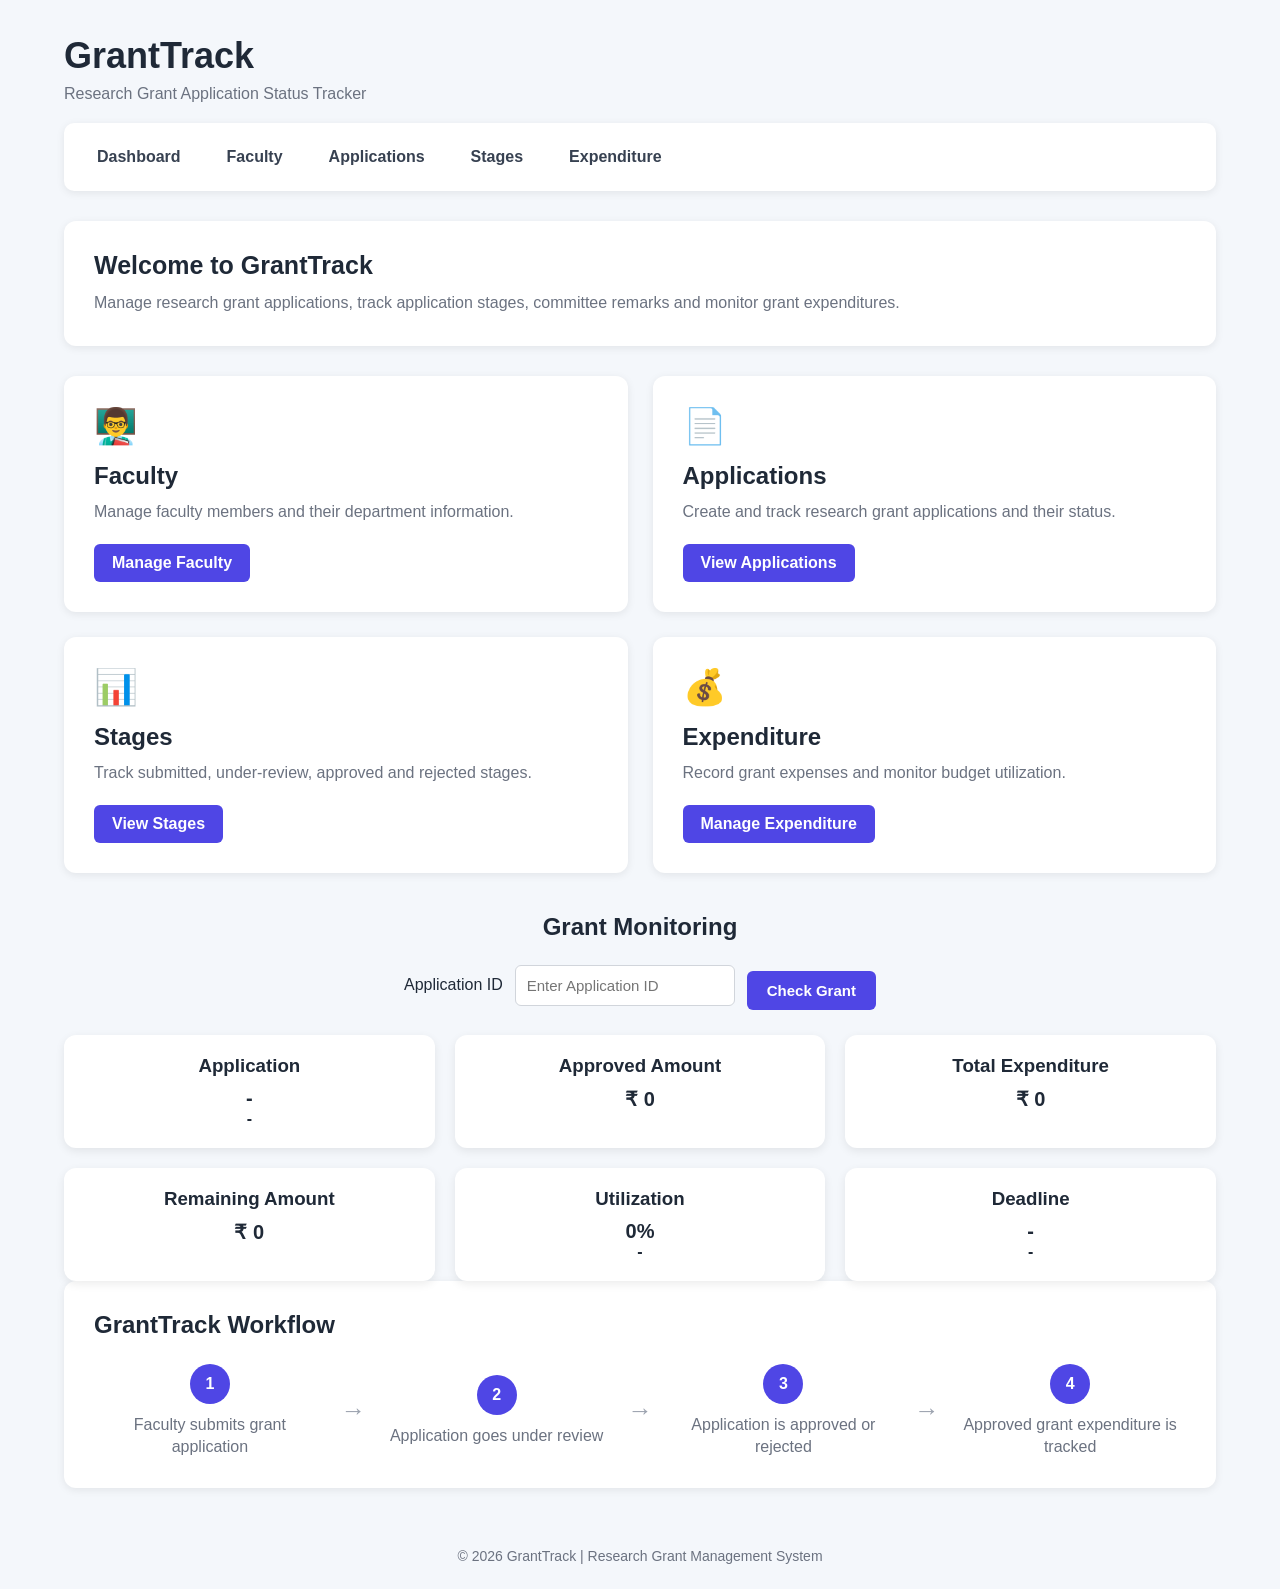
<file: granttrack/src/main/resources/static/index.html>
<!DOCTYPE html>
<html lang="en">

<head>

    <meta charset="UTF-8">

    <meta name="viewport"
          content="width=device-width, initial-scale=1.0">

    <title>GrantTrack - Dashboard</title>

    <link rel="stylesheet" href="style.css">

</head>

<body>

<div class="container">

    <!-- ================= HEADER ================= -->

    <header class="header">

        <div>
            <h1>GrantTrack</h1>

            <p>
                Research Grant Application Status Tracker
            </p>
        </div>

    </header>


    <!-- ================= NAVIGATION ================= -->

    <nav class="nav">

        <a href="index.html">
            Dashboard
        </a>

        <a href="faculty/faculty.html">
            Faculty
        </a>

        <a href="application/application.html">
            Applications
        </a>

        <a href="stages/stages.html">
            Stages
        </a>

        <a href="expenditure/expenditure.html">
            Expenditure
        </a>

    </nav>


    <!-- ================= WELCOME ================= -->

    <section class="welcome">

        <h2>
            Welcome to GrantTrack
        </h2>

        <p>
            Manage research grant applications, track application stages,
            committee remarks and monitor grant expenditures.
        </p>

    </section>


    <!-- ================= DASHBOARD CARDS ================= -->

    <section class="dashboard-grid">


        <!-- FACULTY -->

        <div class="dashboard-card">

            <div class="icon">
                👨‍🏫
            </div>

            <h2>
                Faculty
            </h2>

            <p>
                Manage faculty members and their department information.
            </p>

            <a
                    class="card-button"
                    href="faculty/faculty.html">

                Manage Faculty

            </a>

        </div>


        <!-- APPLICATIONS -->

        <div class="dashboard-card">

            <div class="icon">
                📄
            </div>

            <h2>
                Applications
            </h2>

            <p>
                Create and track research grant applications and their status.
            </p>

            <a
                    class="card-button"
                    href="application/application.html">

                View Applications

            </a>

        </div>


        <!-- STAGES -->

        <div class="dashboard-card">

            <div class="icon">
                📊
            </div>

            <h2>
                Stages
            </h2>

            <p>
                Track submitted, under-review, approved and rejected stages.
            </p>

            <a
                    class="card-button"
                    href="stages/stages.html">

                View Stages

            </a>

        </div>


        <!-- EXPENDITURE -->

        <div class="dashboard-card">

            <div class="icon">
                💰
            </div>

            <h2>
                Expenditure
            </h2>

            <p>
                Record grant expenses and monitor budget utilization.
            </p>

            <a
                    class="card-button"
                    href="expenditure/expenditure.html">

                Manage Expenditure

            </a>

        </div>

    </section>


    <!-- ================= GRANT MONITORING ================= -->

    <section class="monitoring-section">

        <h2>
            Grant Monitoring
        </h2>


        <!-- SEARCH -->

        <div class="monitoring-search">

            <label for="monitoringApplicationId">
                Application ID
            </label>

            <input
                    type="number"
                    id="monitoringApplicationId"
                    placeholder="Enter Application ID"
                    required
            >

            <button
                    type="button"
                    onclick="loadGrantMonitoring()">

                Check Grant

            </button>

        </div>


        <!-- MESSAGE -->

        <div id="monitoringMessage">
        </div>


        <!-- RESULT CARDS -->

        <div
                id="monitoringResult"
                class="monitoring-result"
        >


            <!-- APPLICATION -->

            <div class="monitoring-card">

                <h3>
                    Application
                </h3>

                <p id="monitoringTitle">
                    -
                </p>

                <span id="monitoringStatus">
                    -
                </span>

            </div>


            <!-- APPROVED AMOUNT -->

            <div class="monitoring-card">

                <h3>
                    Approved Amount
                </h3>

                <p id="approvedAmount">
                    ₹ 0
                </p>

            </div>


            <!-- TOTAL EXPENDITURE -->

            <div class="monitoring-card">

                <h3>
                    Total Expenditure
                </h3>

                <p id="totalExpenditure">
                    ₹ 0
                </p>

            </div>


            <!-- REMAINING AMOUNT -->

            <div class="monitoring-card">

                <h3>
                    Remaining Amount
                </h3>

                <p id="remainingAmount">
                    ₹ 0
                </p>

            </div>


            <!-- UTILIZATION -->

            <div class="monitoring-card">

                <h3>
                    Utilization
                </h3>

                <p id="utilizationPercentage">
                    0%
                </p>

                <span id="budgetStatus">
                    -
                </span>

            </div>


            <!-- DEADLINE -->

            <div class="monitoring-card">

                <h3>
                    Deadline
                </h3>

                <p id="utilizationDeadline">
                    -
                </p>

                <span id="deadlineStatus">
                    -
                </span>

            </div>

        </div>

    </section>


    <!-- ================= WORKFLOW ================= -->

    <section class="info-section">

        <h2>
            GrantTrack Workflow
        </h2>


        <div class="workflow">


            <!-- STEP 1 -->

            <div class="workflow-step">

                <span>
                    1
                </span>

                <p>
                    Faculty submits grant application
                </p>

            </div>


            <div class="arrow">
                →
            </div>


            <!-- STEP 2 -->

            <div class="workflow-step">

                <span>
                    2
                </span>

                <p>
                    Application goes under review
                </p>

            </div>


            <div class="arrow">
                →
            </div>


            <!-- STEP 3 -->

            <div class="workflow-step">

                <span>
                    3
                </span>

                <p>
                    Application is approved or rejected
                </p>

            </div>


            <div class="arrow">
                →
            </div>


            <!-- STEP 4 -->

            <div class="workflow-step">

                <span>
                    4
                </span>

                <p>
                    Approved grant expenditure is tracked
                </p>

            </div>

        </div>

    </section>


    <!-- ================= FOOTER ================= -->

    <footer>

        <p>
            © 2026 GrantTrack |
            Research Grant Management System
        </p>

    </footer>

</div>


<!-- ================= JAVASCRIPT ================= -->

<script src="index.js"></script>

</body>

</html>
</file>
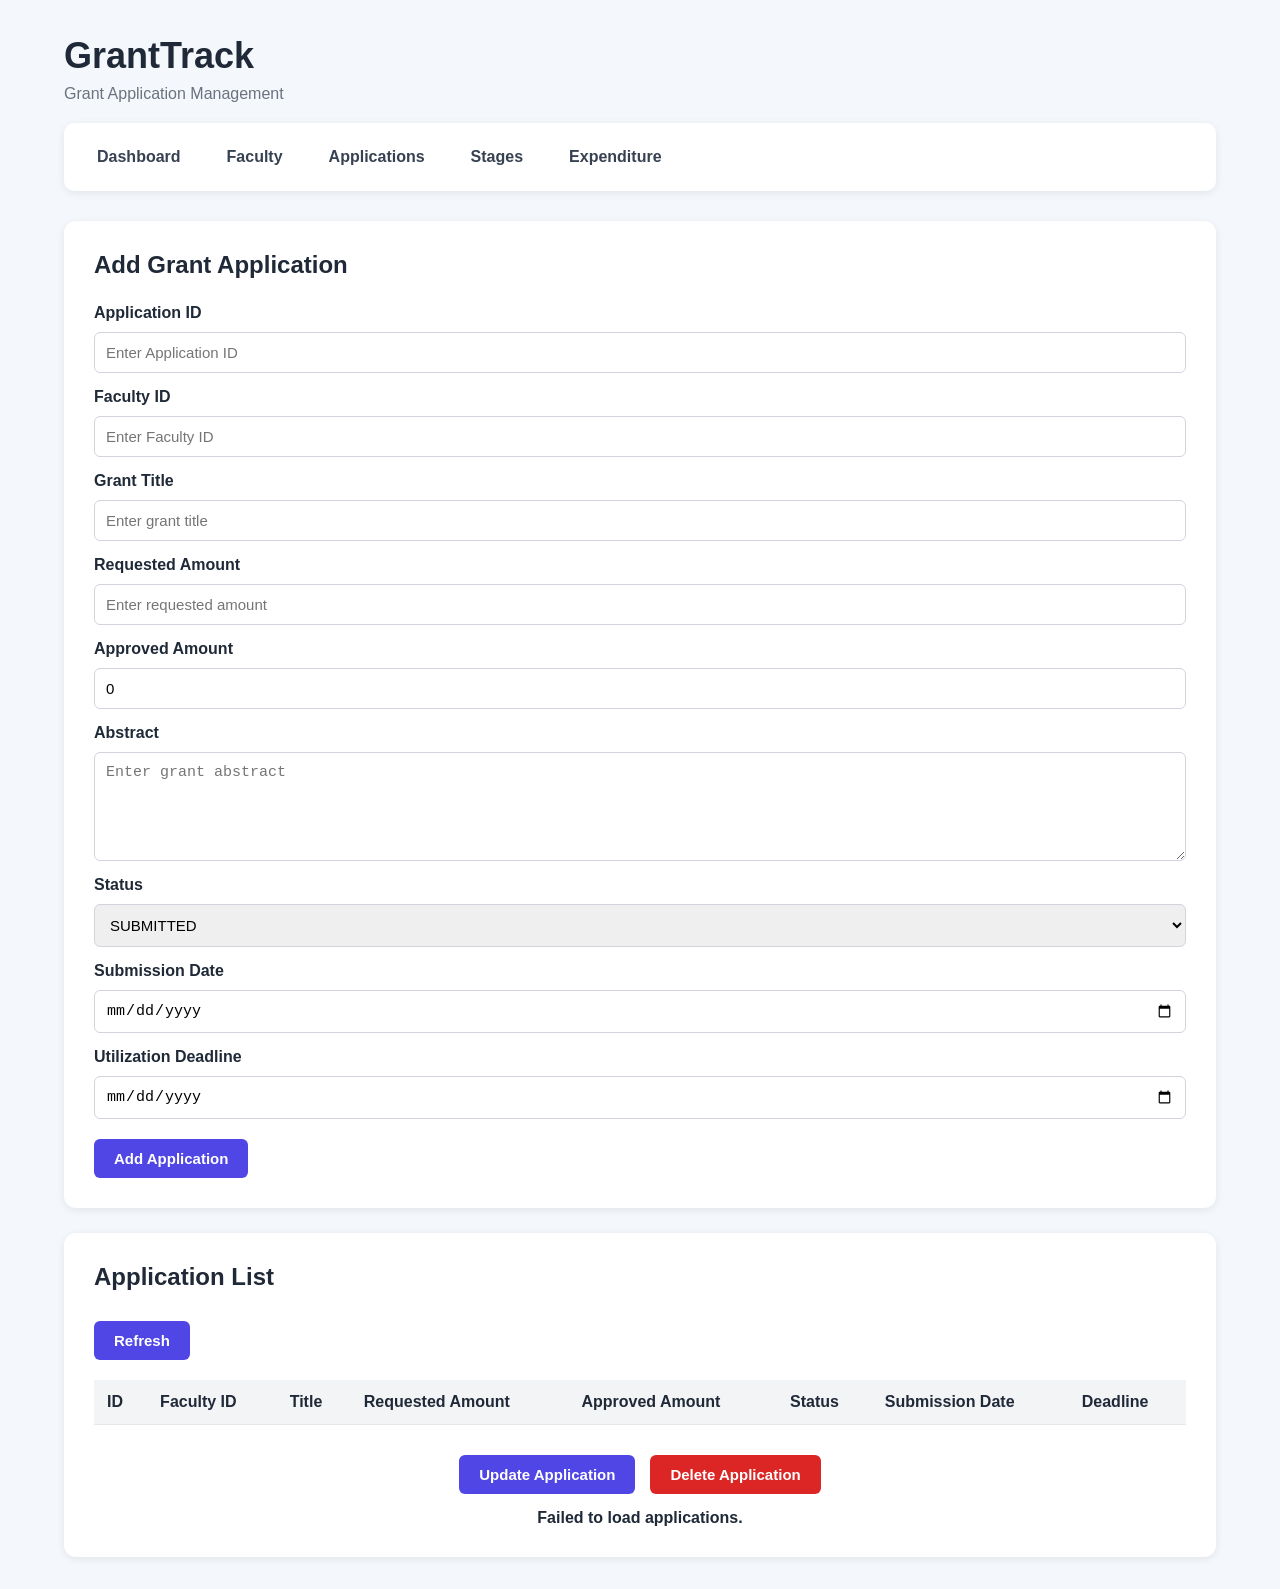
<file: granttrack/src/main/resources/static/application/application.html>
<!DOCTYPE html>
<html lang="en">

<head>

    <meta charset="UTF-8">

    <meta name="viewport"
          content="width=device-width, initial-scale=1.0">

    <title>GrantTrack - Applications</title>

    <link rel="stylesheet" href="../style.css">

</head>


<body>

<div class="container">


    <!-- HEADER -->

    <header class="header">

        <h1>GrantTrack</h1>

        <p>Grant Application Management</p>

    </header>



    <!-- NAVIGATION -->

    <nav class="nav">

        <a href="../index.html">
            Dashboard
        </a>

        <a href="../faculty/faculty.html">
            Faculty
        </a>

        <a href="application.html">
            Applications
        </a>

        <a href="../stages/stages.html">
            Stages
        </a>

        <a href="../expenditure/expenditure.html">
            Expenditure
        </a>

    </nav>



    <!-- APPLICATION FORM -->

    <div class="card">

        <h2>Add Grant Application</h2>


        <form id="applicationForm">


            <!-- APPLICATION ID -->

            <label for="id">
                Application ID
            </label>

            <input
                    type="number"
                    id="id"
                    placeholder="Enter Application ID"
                    required
            >



            <!-- FACULTY ID -->

            <label for="facultyId">
                Faculty ID
            </label>

            <input
                    type="number"
                    id="facultyId"
                    placeholder="Enter Faculty ID"
                    required
            >



            <!-- TITLE -->

            <label for="title">
                Grant Title
            </label>

            <input
                    type="text"
                    id="title"
                    placeholder="Enter grant title"
                    required
            >



            <!-- REQUESTED AMOUNT -->

            <label for="requestedAmount">
                Requested Amount
            </label>

            <input
                    type="number"
                    id="requestedAmount"
                    placeholder="Enter requested amount"
                    min="1"
                    step="0.01"
                    required
            >



            <!-- APPROVED AMOUNT -->

            <label for="approvedAmount">
                Approved Amount
            </label>

            <input
                    type="number"
                    id="approvedAmount"
                    placeholder="Enter approved amount"
                    min="0"
                    step="0.01"
                    value="0"
            >



            <!-- ABSTRACT -->

            <label for="abstractText">
                Abstract
            </label>

            <textarea
                    id="abstractText"
                    placeholder="Enter grant abstract"
                    rows="5"
                    required
            ></textarea>



            <!-- STATUS -->

            <label for="status">
                Status
            </label>

            <select id="status">

                <option value="SUBMITTED">
                    SUBMITTED
                </option>

                <option value="UNDER_REVIEW">
                    UNDER REVIEW
                </option>

                <option value="APPROVED">
                    APPROVED
                </option>

                <option value="REJECTED">
                    REJECTED
                </option>

            </select>



            <!-- SUBMISSION DATE -->

            <label for="submissionDate">
                Submission Date
            </label>

            <input
                    type="date"
                    id="submissionDate"
            >



            <!-- UTILIZATION DEADLINE -->

            <label for="utilizationDeadline">
                Utilization Deadline
            </label>

            <input
                    type="date"
                    id="utilizationDeadline"
            >



            <!-- SUBMIT BUTTON -->

            <button
                    type="submit"
                    id="submitButton"
            >
                Add Application
            </button>


        </form>


        <p id="message"></p>

    </div>



    <!-- APPLICATION LIST -->

    <div class="card">

        <h2>Application List</h2>


        <button
                type="button"
                onclick="loadApplications()"
        >
            Refresh
        </button>



        <table>

            <thead>

            <tr>

                <th>ID</th>

                <th>Faculty ID</th>

                <th>Title</th>

                <th>Requested Amount</th>

                <th>Approved Amount</th>

                <th>Status</th>

                <th>Submission Date</th>

                <th>Deadline</th>

            </tr>

            </thead>


            <tbody id="applicationTable">

            </tbody>

        </table>



        <!-- UPDATE / DELETE BUTTONS -->

        <div class="faculty-actions">

            <button
                    type="button"
                    onclick="updateSelectedApplication()"
            >
                Update Application
            </button>


            <button
                    type="button"
                    class="delete-button"
                    onclick="deleteSelectedApplication()"
            >
                Delete Application
            </button>

        </div>


        <p id="selectionMessage"></p>

    </div>


</div>



<script src="application.js"></script>

</body>

</html>
</file>
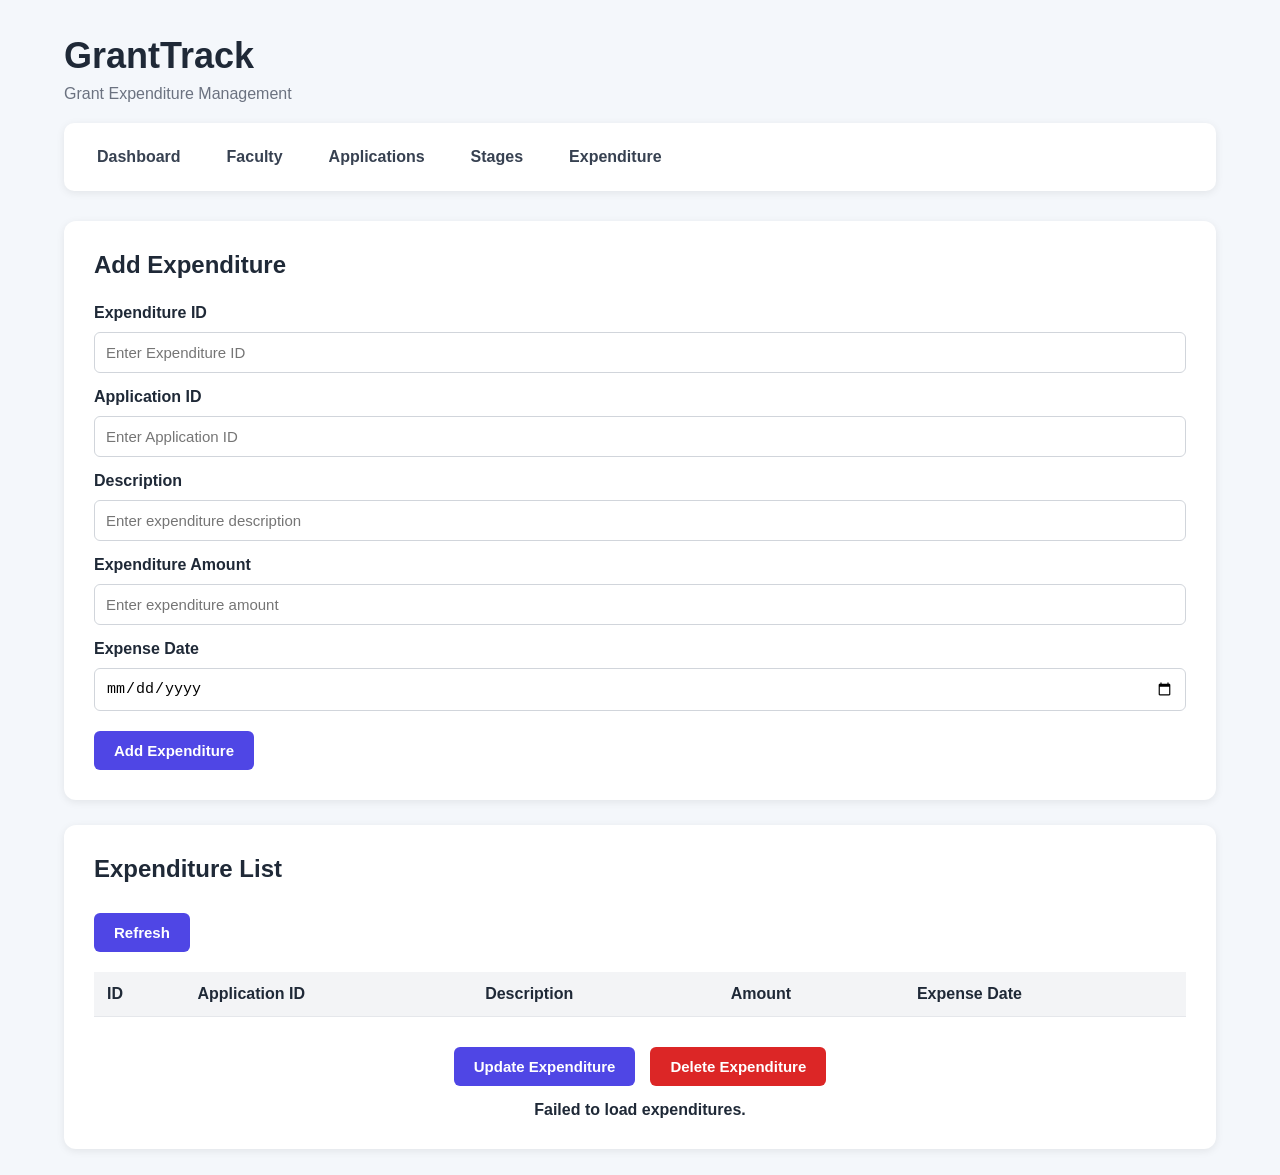
<file: granttrack/src/main/resources/static/expenditure/expenditure.html>
<!DOCTYPE html>
<html lang="en">

<head>

    <meta charset="UTF-8">

    <meta name="viewport"
          content="width=device-width, initial-scale=1.0">

    <title>GrantTrack - Expenditure</title>

    <link rel="stylesheet" href="../style.css">

</head>


<body>

<div class="container">


    <!-- HEADER -->

    <header class="header">

        <h1>GrantTrack</h1>

        <p>Grant Expenditure Management</p>

    </header>



    <!-- NAVIGATION -->

    <nav class="nav">

        <a href="../index.html">
            Dashboard
        </a>

        <a href="../faculty/faculty.html">
            Faculty
        </a>

        <a href="../application/application.html">
            Applications
        </a>

        <a href="../stages/stages.html">
            Stages
        </a>

        <a href="expenditure.html">
            Expenditure
        </a>

    </nav>



    <!-- EXPENDITURE FORM -->

    <div class="card">

        <h2>Add Expenditure</h2>


        <form id="expenditureForm">


            <!-- EXPENDITURE ID -->

            <label for="id">
                Expenditure ID
            </label>

            <input
                    type="number"
                    id="id"
                    placeholder="Enter Expenditure ID"
                    required
            >



            <!-- APPLICATION ID -->

            <label for="applicationId">
                Application ID
            </label>

            <input
                    type="number"
                    id="applicationId"
                    placeholder="Enter Application ID"
                    required
            >



            <!-- DESCRIPTION -->

            <label for="description">
                Description
            </label>

            <input
                    type="text"
                    id="description"
                    placeholder="Enter expenditure description"
                    required
            >



            <!-- AMOUNT -->

            <label for="amount">
                Expenditure Amount
            </label>

            <input
                    type="number"
                    id="amount"
                    placeholder="Enter expenditure amount"
                    min="0.01"
                    step="0.01"
                    required
            >



            <!-- EXPENSE DATE -->

            <label for="expenseDate">
                Expense Date
            </label>

            <input
                    type="date"
                    id="expenseDate"
            >



            <!-- SUBMIT BUTTON -->

            <button
                    type="submit"
                    id="submitButton"
            >
                Add Expenditure
            </button>


        </form>


        <p id="message"></p>

    </div>



    <!-- EXPENDITURE LIST -->

    <div class="card">

        <h2>Expenditure List</h2>


        <button
                type="button"
                onclick="loadExpenditures()"
        >
            Refresh
        </button>



        <table>

            <thead>

            <tr>

                <th>ID</th>

                <th>Application ID</th>

                <th>Description</th>

                <th>Amount</th>

                <th>Expense Date</th>

            </tr>

            </thead>


            <tbody id="expenditureTable">

            </tbody>

        </table>



        <!-- UPDATE / DELETE BUTTONS -->

        <div class="faculty-actions">

            <button
                    type="button"
                    onclick="updateSelectedExpenditure()"
            >
                Update Expenditure
            </button>


            <button
                    type="button"
                    class="delete-button"
                    onclick="deleteSelectedExpenditure()"
            >
                Delete Expenditure
            </button>

        </div>


        <p id="selectionMessage"></p>

    </div>


</div>



<script src="expenditure.js"></script>

</body>

</html>
</file>
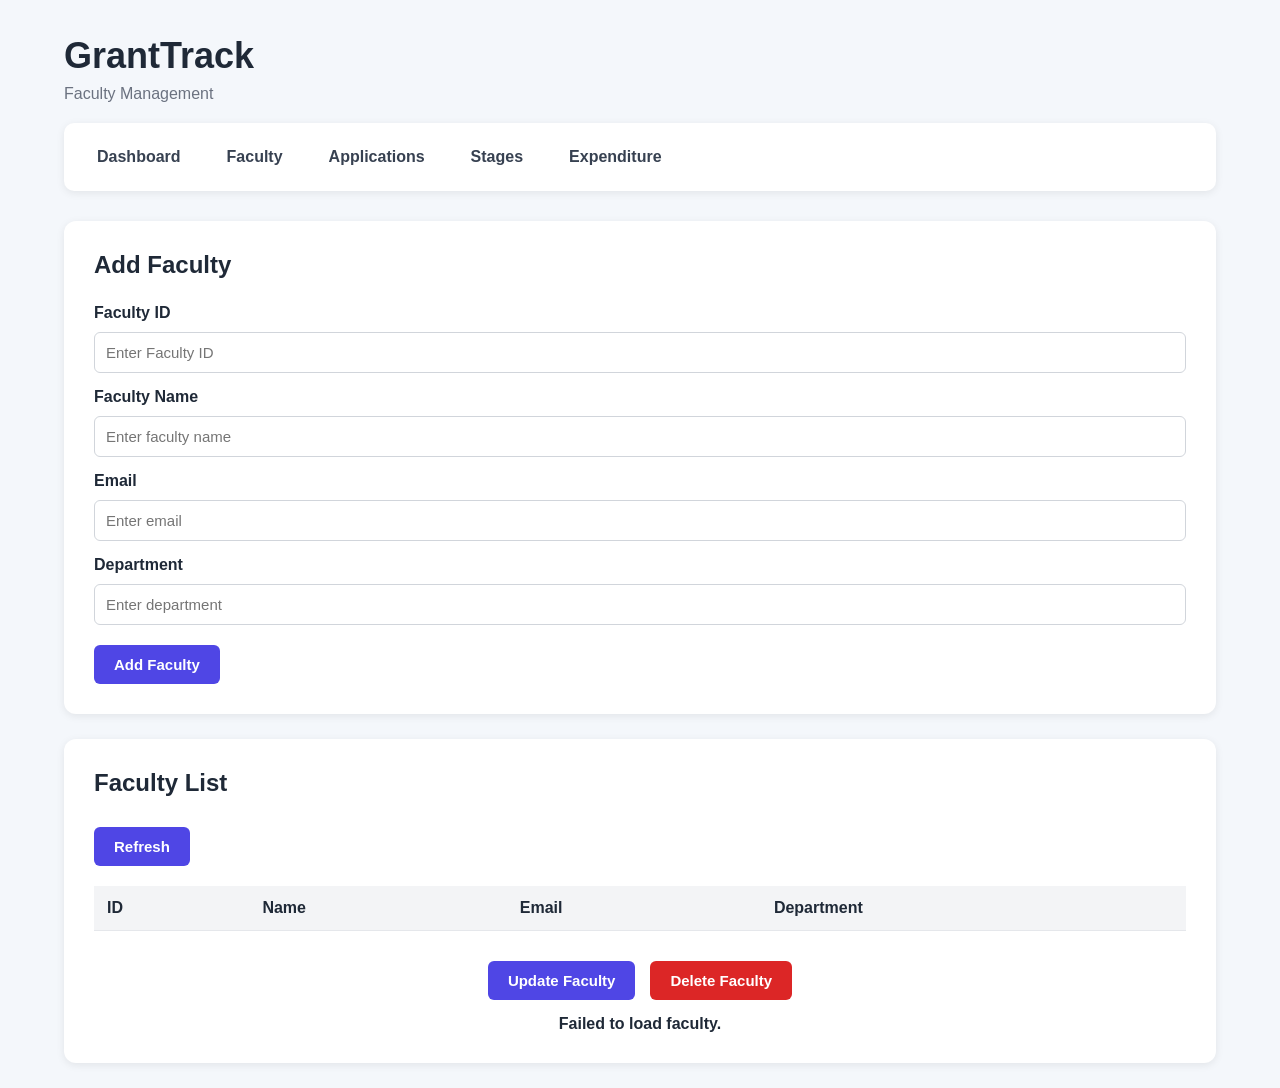
<file: granttrack/src/main/resources/static/faculty/faculty.html>
<!DOCTYPE html>
<html lang="en">

<head>
  <meta charset="UTF-8">
  <meta name="viewport" content="width=device-width, initial-scale=1.0">

  <title>GrantTrack - Faculty</title>

  <link rel="stylesheet" href="../style.css">
</head>

<body>

<div class="container">

  <!-- HEADER -->
  <header class="header">

    <h1>GrantTrack</h1>

    <p>Faculty Management</p>

  </header>


  <!-- NAVIGATION -->
  <nav class="nav">

    <a href="../index.html">
      Dashboard
    </a>

    <a href="faculty.html">
      Faculty
    </a>

    <a href="../application/application.html">
      Applications
    </a>

    <a href="../stages/stages.html">
      Stages
    </a>

    <a href="../expenditure/expenditure.html">
      Expenditure
    </a>

  </nav>


  <!-- ADD / UPDATE FACULTY -->
  <div class="card">

    <h2>Add Faculty</h2>

    <form id="facultyForm">


      <!-- FACULTY ID -->

      <label for="id">
        Faculty ID
      </label>

      <input
              type="number"
              id="id"
              placeholder="Enter Faculty ID"
              required
      >


      <!-- FACULTY NAME -->

      <label for="name">
        Faculty Name
      </label>

      <input
              type="text"
              id="name"
              placeholder="Enter faculty name"
              required
      >


      <!-- EMAIL -->

      <label for="email">
        Email
      </label>

      <input
              type="email"
              id="email"
              placeholder="Enter email"
              required
      >


      <!-- DEPARTMENT -->

      <label for="department">
        Department
      </label>

      <input
              type="text"
              id="department"
              placeholder="Enter department"
              required
      >


      <!-- SUBMIT BUTTON -->

      <button
              type="submit"
              id="submitButton"
      >
        Add Faculty
      </button>

    </form>


    <p id="message"></p>

  </div>


  <!-- FACULTY LIST -->

  <div class="card">

    <h2>Faculty List</h2>


    <button
            type="button"
            onclick="loadFaculty()"
    >
      Refresh
    </button>


    <table>

      <thead>

      <tr>

        <th>ID</th>

        <th>Name</th>

        <th>Email</th>

        <th>Department</th>

      </tr>

      </thead>


      <tbody id="facultyTable">

      </tbody>

    </table>


    <!-- UPDATE / DELETE BUTTONS -->

    <div class="faculty-actions">

      <button
              type="button"
              onclick="updateSelectedFaculty()"
      >
        Update Faculty
      </button>


      <button
              type="button"
              class="delete-button"
              onclick="deleteSelectedFaculty()"
      >
        Delete Faculty
      </button>

    </div>


    <p id="selectionMessage"></p>

  </div>

</div>


<!-- JAVASCRIPT -->

<script src="faculty.js"></script>

</body>

</html>
</file>
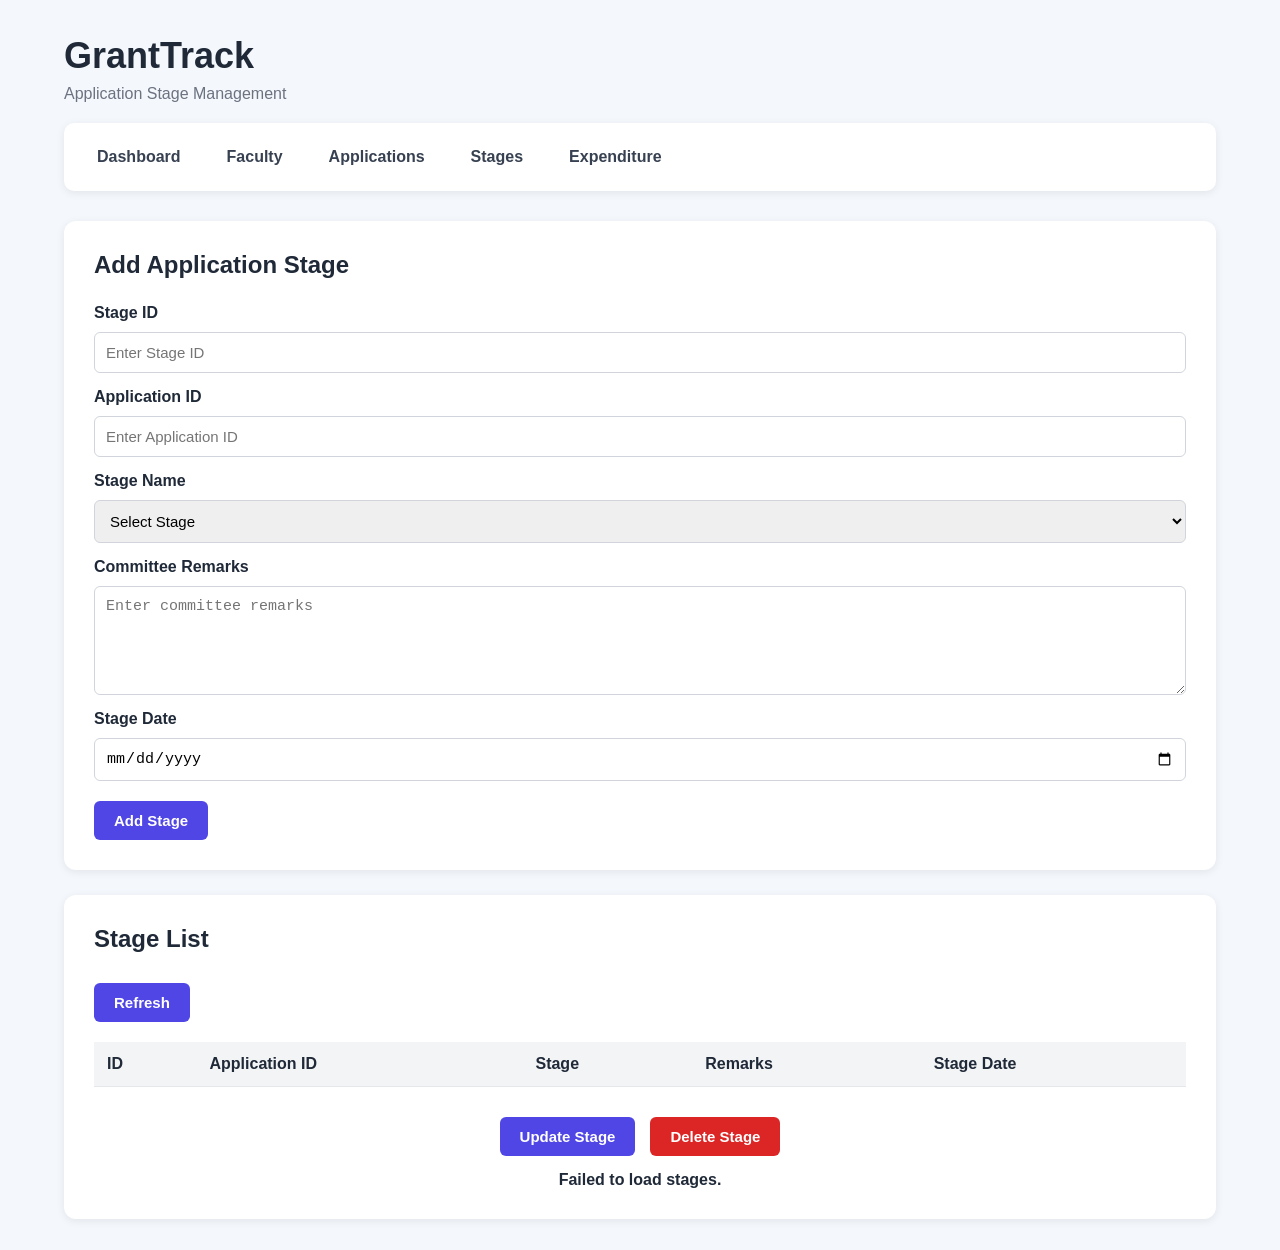
<file: granttrack/src/main/resources/static/stages/stages.html>
<!DOCTYPE html>
<html lang="en">

<head>

    <meta charset="UTF-8">

    <meta name="viewport"
          content="width=device-width, initial-scale=1.0">

    <title>GrantTrack - Stages</title>

    <link rel="stylesheet" href="../style.css">

</head>


<body>

<div class="container">


    <!-- HEADER -->

    <header class="header">

        <h1>GrantTrack</h1>

        <p>Application Stage Management</p>

    </header>



    <!-- NAVIGATION -->

    <nav class="nav">

        <a href="../index.html">
            Dashboard
        </a>

        <a href="../faculty/faculty.html">
            Faculty
        </a>

        <a href="../application/application.html">
            Applications
        </a>

        <a href="stages.html">
            Stages
        </a>

        <a href="../expenditure/expenditure.html">
            Expenditure
        </a>

    </nav>



    <!-- STAGE FORM -->

    <div class="card">

        <h2>Add Application Stage</h2>


        <form id="stageForm">


            <!-- STAGE ID -->

            <label for="id">
                Stage ID
            </label>

            <input
                    type="number"
                    id="id"
                    placeholder="Enter Stage ID"
                    required
            >



            <!-- APPLICATION ID -->

            <label for="applicationId">
                Application ID
            </label>

            <input
                    type="number"
                    id="applicationId"
                    placeholder="Enter Application ID"
                    required
            >



            <!-- STAGE NAME -->

            <label for="stageName">
                Stage Name
            </label>

            <select
                    id="stageName"
                    required
            >

                <option value="">
                    Select Stage
                </option>

                <option value="SUBMITTED">
                    SUBMITTED
                </option>

                <option value="UNDER_REVIEW">
                    UNDER REVIEW
                </option>

                <option value="APPROVED">
                    APPROVED
                </option>

                <option value="REJECTED">
                    REJECTED
                </option>

            </select>



            <!-- REMARKS -->

            <label for="remarks">
                Committee Remarks
            </label>

            <textarea
                    id="remarks"
                    placeholder="Enter committee remarks"
                    rows="5"
            ></textarea>



            <!-- STAGE DATE -->

            <label for="stageDate">
                Stage Date
            </label>

            <input
                    type="date"
                    id="stageDate"
            >



            <!-- SUBMIT BUTTON -->

            <button
                    type="submit"
                    id="submitButton"
            >
                Add Stage
            </button>


        </form>


        <p id="message"></p>

    </div>



    <!-- STAGE LIST -->

    <div class="card">

        <h2>Stage List</h2>


        <button
                type="button"
                onclick="loadStages()"
        >
            Refresh
        </button>



        <table>

            <thead>

            <tr>

                <th>ID</th>

                <th>Application ID</th>

                <th>Stage</th>

                <th>Remarks</th>

                <th>Stage Date</th>

            </tr>

            </thead>


            <tbody id="stageTable">

            </tbody>

        </table>



        <!-- UPDATE / DELETE -->

        <div class="faculty-actions">

            <button
                    type="button"
                    onclick="updateSelectedStage()"
            >
                Update Stage
            </button>


            <button
                    type="button"
                    class="delete-button"
                    onclick="deleteSelectedStage()"
            >
                Delete Stage
            </button>

        </div>


        <p id="selectionMessage"></p>

    </div>


</div>



<script src="stages.js"></script>

</body>

</html>
</file>
<file: granttrack/src/main/resources/static/style.css>
* {
    margin: 0;
    padding: 0;
    box-sizing: border-box;
}

body {
    font-family: Arial, Helvetica, sans-serif;
    background: #f4f7fb;
    color: #1f2937;
}

.container {
    width: 90%;
    max-width: 1200px;
    margin: auto;
}


/* ================= HEADER ================= */

.header {
    padding: 35px 0 20px;
}

.header h1 {
    font-size: 36px;
    margin-bottom: 8px;
}

.header p {
    color: #6b7280;
    font-size: 16px;
}


/* ================= NAVIGATION ================= */

.nav {
    display: flex;
    gap: 10px;
    flex-wrap: wrap;

    background: white;
    padding: 15px;

    border-radius: 10px;
    margin-bottom: 30px;

    box-shadow: 0 2px 8px rgba(0, 0, 0, 0.08);
}

.nav a {
    text-decoration: none;
    color: #374151;

    padding: 10px 18px;

    border-radius: 6px;

    font-weight: 600;
}

.nav a:hover {
    background: #eef2ff;
    color: #4f46e5;
}


/* ================= WELCOME ================= */

.welcome {
    background: white;

    padding: 30px;

    border-radius: 12px;

    margin-bottom: 30px;

    box-shadow: 0 2px 8px rgba(0, 0, 0, 0.08);
}

.welcome h2 {
    margin-bottom: 10px;
    font-size: 25px;
}

.welcome p {
    color: #6b7280;
    line-height: 1.6;
}


/* ================= DASHBOARD CARDS ================= */

.dashboard-grid {
    display: grid;

    grid-template-columns: repeat(2, 1fr);

    gap: 25px;

    margin-bottom: 35px;
}

.dashboard-card {
    background: white;

    padding: 30px;

    border-radius: 12px;

    box-shadow: 0 2px 8px rgba(0, 0, 0, 0.08);

    transition: transform 0.2s ease;
}

.dashboard-card:hover {
    transform: translateY(-4px);
}

.icon {
    font-size: 35px;

    margin-bottom: 15px;
}

.dashboard-card h2 {
    margin-bottom: 10px;
}

.dashboard-card p {
    color: #6b7280;

    line-height: 1.5;

    margin-bottom: 20px;
}


/* ================= BUTTON ================= */

.card-button {
    display: inline-block;

    text-decoration: none;

    background: #4f46e5;

    color: white;

    padding: 10px 18px;

    border-radius: 6px;

    font-weight: 600;
}

.card-button:hover {
    background: #3730a3;
}


/* ================= WORKFLOW ================= */

.info-section {
    background: white;

    padding: 30px;

    border-radius: 12px;

    margin-bottom: 35px;

    box-shadow: 0 2px 8px rgba(0, 0, 0, 0.08);
}

.info-section h2 {
    margin-bottom: 25px;
}

.workflow {
    display: flex;

    align-items: center;

    justify-content: space-between;

    gap: 15px;

    flex-wrap: wrap;
}

.workflow-step {
    text-align: center;

    flex: 1;

    min-width: 160px;
}

.workflow-step span {
    display: inline-flex;

    align-items: center;
    justify-content: center;

    width: 40px;
    height: 40px;

    background: #4f46e5;

    color: white;

    border-radius: 50%;

    font-weight: bold;

    margin-bottom: 10px;
}

.workflow-step p {
    color: #6b7280;

    line-height: 1.4;
}

.arrow {
    font-size: 25px;

    color: #9ca3af;
}


/* ================= FOOTER ================= */

footer {
    text-align: center;

    padding: 25px 0;

    color: #6b7280;

    font-size: 14px;
}


/* ================= COMMON FORM ================= */

.card {
    background: white;

    padding: 30px;

    border-radius: 12px;

    margin-bottom: 25px;

    box-shadow: 0 2px 8px rgba(0, 0, 0, 0.08);
}

.card h2 {
    margin-bottom: 20px;
}

form {
    display: grid;

    gap: 10px;
}

form label {
    font-weight: 600;

    margin-top: 5px;
}

input,
select,
textarea {
    width: 100%;

    padding: 11px;

    border: 1px solid #d1d5db;

    border-radius: 6px;

    font-size: 15px;
}

textarea {
    min-height: 100px;

    resize: vertical;
}

button {
    width: fit-content;

    padding: 11px 20px;

    border: none;

    border-radius: 6px;

    background: #4f46e5;

    color: white;

    font-size: 15px;

    font-weight: 600;

    cursor: pointer;

    margin-top: 10px;
}

button:hover {
    background: #3730a3;
}


/* ================= TABLE ================= */

table {
    width: 100%;

    border-collapse: collapse;

    margin-top: 20px;
}

th,
td {
    padding: 13px;

    border-bottom: 1px solid #e5e7eb;

    text-align: left;
}

th {
    background: #f3f4f6;

    font-weight: 600;
}

tr:hover {
    background: #f9fafb;
}


/* ================= RESPONSIVE ================= */

@media (max-width: 768px) {

    .dashboard-grid {
        grid-template-columns: 1fr;
    }

    .workflow {
        flex-direction: column;
    }

    .arrow {
        transform: rotate(90deg);
    }

    .container {
        width: 94%;
    }

    .header h1 {
        font-size: 30px;
    }

}

/* Faculty Update / Delete Buttons */

.faculty-actions {
    display: flex;
    justify-content: center;
    gap: 15px;
    margin-top: 20px;
}


/* Selected Faculty Row */

.selected-row {
    background-color: #dbeafe !important;
    font-weight: bold;
}


/* Delete Button */

.delete-button {
    background-color: #dc2626;
}


.delete-button:hover {
    background-color: #b91c1c;
}


/* Selection Message */

#selectionMessage {
    text-align: center;
    margin-top: 15px;
    font-weight: bold;
}


.monitoring-section {
    margin-top: 40px;
}

.monitoring-section h2 {
    text-align: center;
    margin-bottom: 20px;
}

.monitoring-search {
    display: flex;
    align-items: center;
    justify-content: center;
    gap: 12px;
    flex-wrap: wrap;
    margin-bottom: 20px;
}

.monitoring-search input {
    width: 220px;
}

.monitoring-result {
    display: grid;
    grid-template-columns: repeat(3, 1fr);
    gap: 20px;
    margin-top: 25px;
}

.monitoring-card {
    background: white;
    padding: 20px;
    border-radius: 12px;
    text-align: center;
    box-shadow: 0 3px 10px rgba(0, 0, 0, 0.08);
}

.monitoring-card h3 {
    margin-bottom: 10px;
}

.monitoring-card p {
    font-size: 20px;
    font-weight: bold;
}

.monitoring-card span {
    font-weight: bold;
}

#monitoringMessage {
    text-align: center;
    margin: 15px 0;
    font-weight: bold;
}

@media (max-width: 768px) {

    .monitoring-result {
        grid-template-columns: 1fr;
    }

}
</file>
